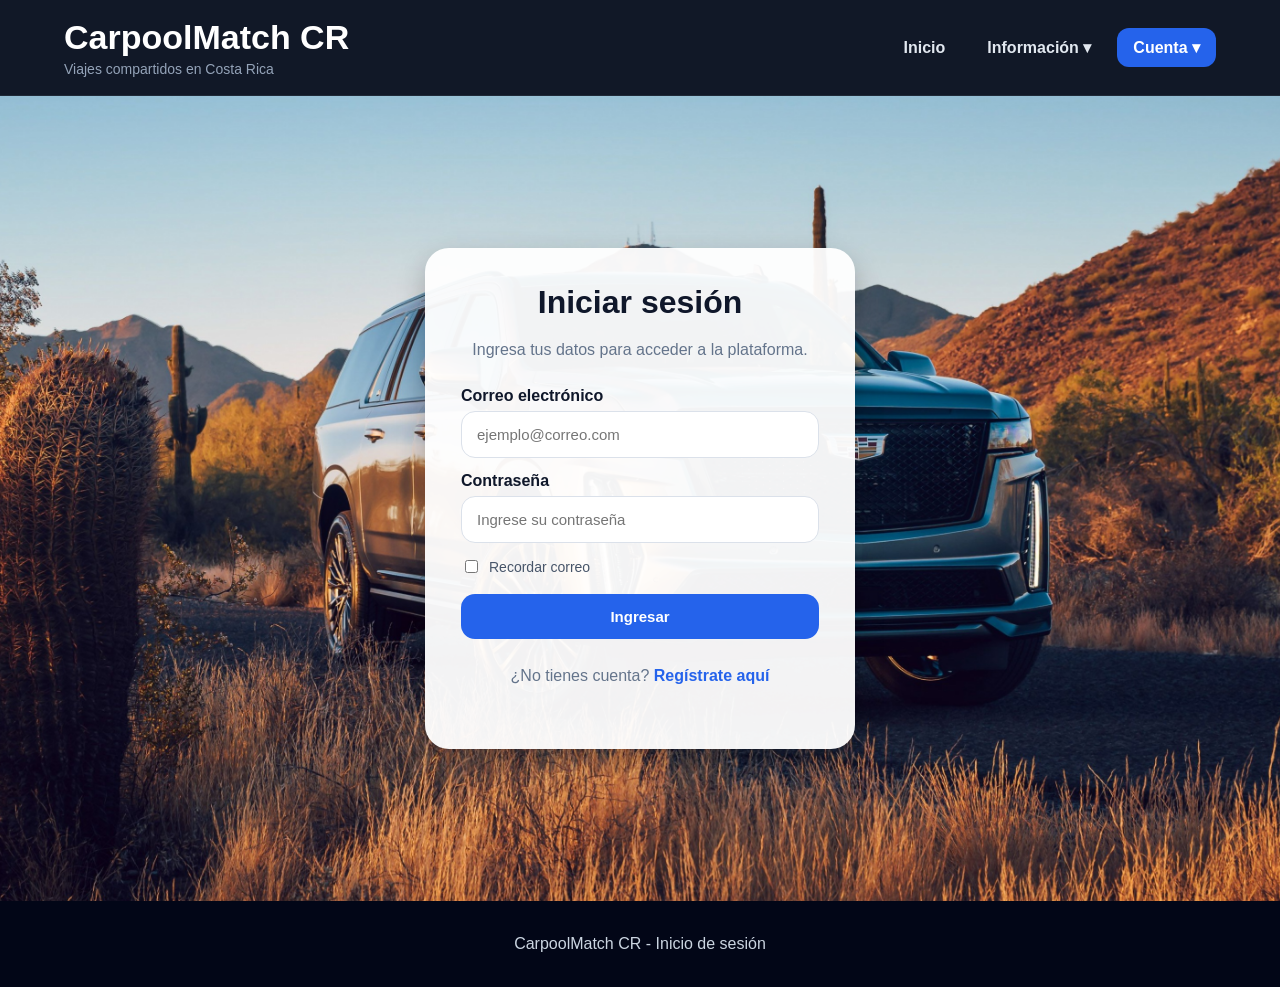
<file: login.html>
<!DOCTYPE html>
<html lang="es">

<head>
    <meta charset="UTF-8">
    <meta name="viewport" content="width=device-width, initial-scale=1.0">
    <title>Iniciar sesión - CarpoolMatch CR</title>
    <link rel="stylesheet" href="css/style.css">
</head>

<body class="login-simple-body">

    <header class="header">
        <div class="brand">
            <h1>CarpoolMatch CR</h1>
            <p>Viajes compartidos en Costa Rica</p>
        </div>

        <nav class="nav">
            <a href="index.php">Inicio</a>

            <div class="menu-dropdown">
                <span class="menu-btn">Información ▾</span>

                <div class="menu-content">
                    <a href="acerca.php">Acerca de nosotros</a>
                    <a href="faq.php">Preguntas frecuentes</a>
                    <a href="contacto.php">Contacto</a>
                </div>
            </div>

            <div class="menu-dropdown">
                <span class="menu-btn nav-btn">Cuenta ▾</span>

                <div class="menu-content">
                    <a href="login.html">Iniciar sesión</a>
                    <a href="registro.html">Registrarse</a>
                </div>
            </div>
        </nav>
    </header>

    <main class="login-simple">
        <section class="login-card">
            <h2>Iniciar sesión</h2>

            <p>
                Ingresa tus datos para acceder a la plataforma.
            </p>

            <form id="formLogin" class="form" action="php/login.php" method="POST">
                <label for="correoLogin">Correo electrónico</label>
                <input type="email" id="correoLogin" name="correo" placeholder="ejemplo@correo.com">

                <label for="passwordLogin">Contraseña</label>
                <input type="password" id="passwordLogin" name="password" placeholder="Ingrese su contraseña">

                <div class="form-row">
                    <label class="check">
                        <input type="checkbox" id="recordarSesion">
                        Recordar correo
                    </label>
                </div>

                <button type="submit" class="btn btn-primary full">
                    Ingresar
                </button>
            </form>

            <p id="mensajeLogin" class="message"></p>

            <p class="switch-text">
                ¿No tienes cuenta?
                <a href="registro.html">Regístrate aquí</a>
            </p>
        </section>
    </main>

    <footer class="footer">
        <p>CarpoolMatch CR - Inicio de sesión</p>
    </footer>

    <script>
        const parametrosLogin = new URLSearchParams(window.location.search);
        const mensajeLogin = document.getElementById("mensajeLogin");

        if (mensajeLogin) {
            const error = parametrosLogin.get("error");
            const registro = parametrosLogin.get("registro");

            if (registro === "ok") {
                mensajeLogin.textContent = "Usuario registrado correctamente. Ahora puede iniciar sesión.";
                mensajeLogin.style.color = "green";
            }

            if (error === "campos") {
                mensajeLogin.textContent = "Debe ingresar correo y contraseña.";
                mensajeLogin.style.color = "red";
            } else if (error === "credenciales") {
                mensajeLogin.textContent = "Correo o contraseña incorrectos.";
                mensajeLogin.style.color = "red";
            } else if (error === "inactivo") {
                mensajeLogin.textContent = "El usuario se encuentra inactivo.";
                mensajeLogin.style.color = "red";
            }
        }

        const correoLogin = document.getElementById("correoLogin");
        const recordarSesion = document.getElementById("recordarSesion");

        if (correoLogin && recordarSesion) {
            const correoGuardado = localStorage.getItem("correoRecordadoCarpool");

            if (correoGuardado) {
                correoLogin.value = correoGuardado;
                recordarSesion.checked = true;
            }

            recordarSesion.addEventListener("change", () => {
                if (!recordarSesion.checked) {
                    localStorage.removeItem("correoRecordadoCarpool");
                }
            });

            document.getElementById("formLogin").addEventListener("submit", () => {
                if (recordarSesion.checked) {
                    localStorage.setItem("correoRecordadoCarpool", correoLogin.value);
                } else {
                    localStorage.removeItem("correoRecordadoCarpool");
                }
            });
        }
    </script>

</body>

</html>
</file>
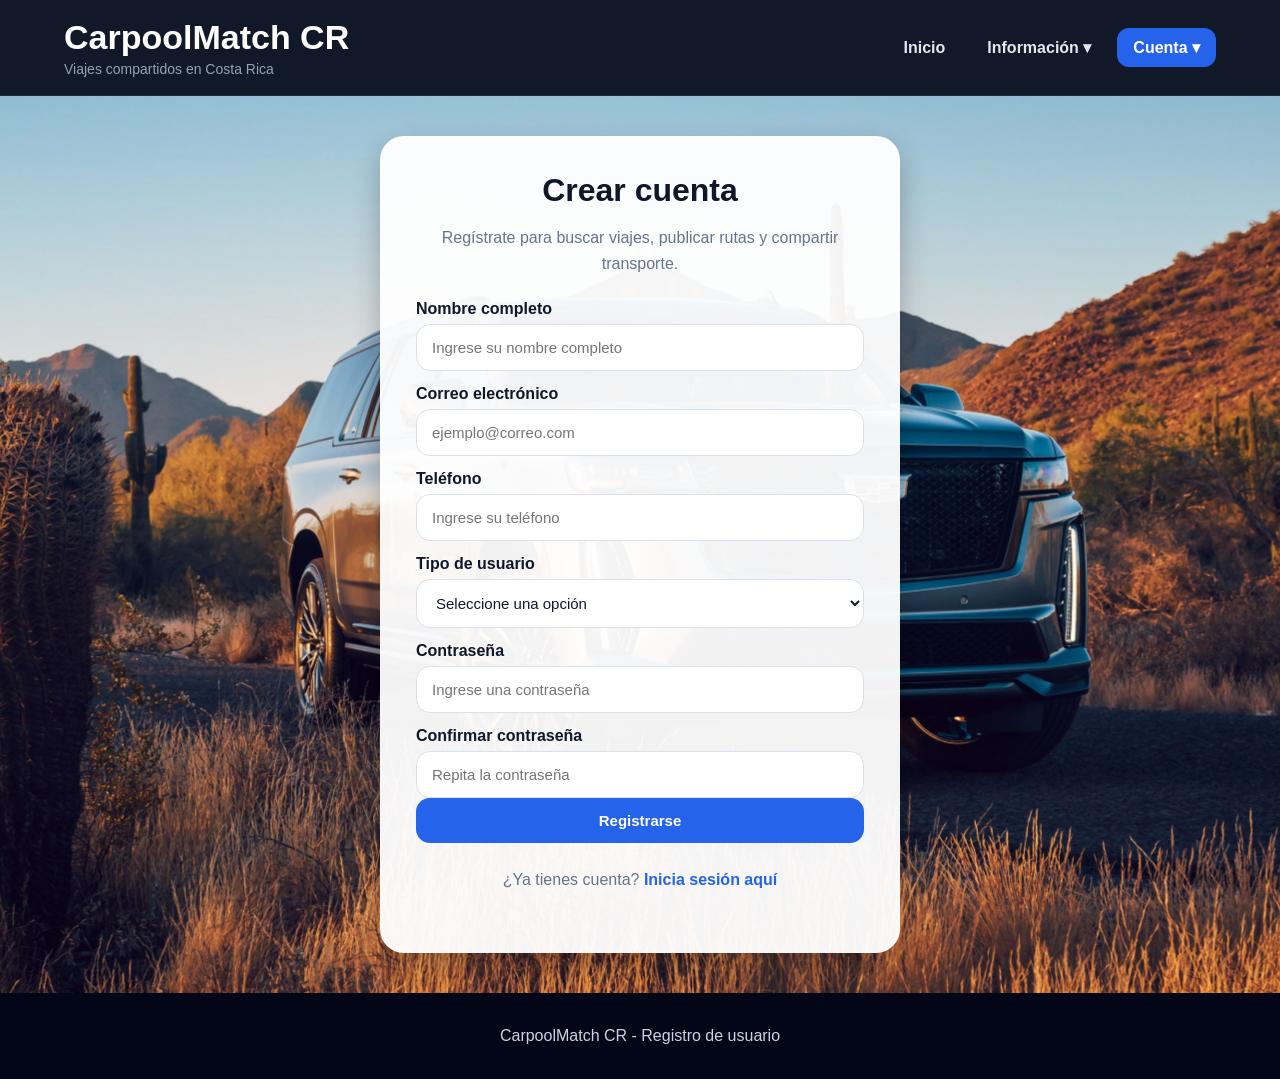
<file: registro.html>
<!DOCTYPE html>
<html lang="es">

<head>
    <meta charset="UTF-8">
    <meta name="viewport" content="width=device-width, initial-scale=1.0">
    <title>Registro - CarpoolMatch CR</title>
    <link rel="stylesheet" href="css/style.css">
</head>

<body class="login-simple-body">

    <header class="header">
        <div class="brand">
            <h1>CarpoolMatch CR</h1>
            <p>Viajes compartidos en Costa Rica</p>
        </div>

        <nav class="nav">
            <a href="index.php">Inicio</a>

            <div class="menu-dropdown">
                <span class="menu-btn">Información ▾</span>

                <div class="menu-content">
                    <a href="acerca.php">Acerca de nosotros</a>
                    <a href="faq.php">Preguntas frecuentes</a>
                    <a href="contacto.php">Contacto</a>
                </div>
            </div>

            <div class="menu-dropdown">
                <span class="menu-btn nav-btn">Cuenta ▾</span>

                <div class="menu-content">
                    <a href="login.html">Iniciar sesión</a>
                    <a href="registro.html">Registrarse</a>
                </div>
            </div>
        </nav>
    </header>

    <main class="login-simple">
        <section class="login-card registro-card">
            <h2>Crear cuenta</h2>

            <p>
                Regístrate para buscar viajes, publicar rutas y compartir transporte.
            </p>

            <form id="formRegistro" class="form" action="php/registro.php" method="POST">
                <label for="nombre">Nombre completo</label>
                <input type="text" id="nombre" name="nombre" placeholder="Ingrese su nombre completo" autocomplete="off">

                <label for="correo">Correo electrónico</label>
                <input type="email" id="correo" name="correo" placeholder="ejemplo@correo.com">

                <label for="telefono">Teléfono</label>
                <input type="tel" id="telefono" name="telefono" placeholder="Ingrese su teléfono" maxlength="8" inputmode="numeric" autocomplete="off">

                <label for="tipoUsuario">Tipo de usuario</label>
                <select id="tipoUsuario" name="tipoUsuario">
                    <option value="">Seleccione una opción</option>
                    <option value="Conductor">Conductor</option>
                    <option value="Pasajero">Pasajero</option>
                    <option value="Ambos">Ambos</option>
                </select>

                <label for="password">Contraseña</label>
                <input type="password" id="password" name="password" placeholder="Ingrese una contraseña">

                <label for="confirmPassword">Confirmar contraseña</label>
                <input type="password" id="confirmPassword" name="confirmPassword" placeholder="Repita la contraseña">

                <button type="submit" class="btn btn-primary full">
                    Registrarse
                </button>
            </form>

            <p id="mensajeRegistro" class="message"></p>

            <p class="switch-text">
                ¿Ya tienes cuenta?
                <a href="login.html">Inicia sesión aquí</a>
            </p>
        </section>
    </main>

    <footer class="footer">
        <p>CarpoolMatch CR - Registro de usuario</p>
    </footer>

    <script>
        const parametrosRegistro = new URLSearchParams(window.location.search);
        const mensajeRegistro = document.getElementById("mensajeRegistro");

        if (mensajeRegistro) {
            const error = parametrosRegistro.get("error");

            if (error === "campos") {
                mensajeRegistro.textContent = "Debe completar todos los campos.";
                mensajeRegistro.style.color = "red";
            } else if (error === "nombre") {
                mensajeRegistro.textContent = "El nombre solo puede contener letras.";
                mensajeRegistro.style.color = "red";
            } else if (error === "correo") {
                mensajeRegistro.textContent = "Debe ingresar un correo válido.";
                mensajeRegistro.style.color = "red";
            } else if (error === "telefono") {
                mensajeRegistro.textContent = "El teléfono debe tener 8 dígitos.";
                mensajeRegistro.style.color = "red";
            } else if (error === "tipo") {
                mensajeRegistro.textContent = "Debe seleccionar un tipo de usuario válido.";
                mensajeRegistro.style.color = "red";
            } else if (error === "password") {
                mensajeRegistro.textContent = "La contraseña debe tener mínimo 6 caracteres.";
                mensajeRegistro.style.color = "red";
            } else if (error === "confirmacion") {
                mensajeRegistro.textContent = "Las contraseñas no coinciden.";
                mensajeRegistro.style.color = "red";
            } else if (error === "existe") {
                mensajeRegistro.textContent = "Ya existe una cuenta con ese correo.";
                mensajeRegistro.style.color = "red";
            } else if (error === "bd") {
                mensajeRegistro.textContent = "Ocurrió un error al registrar el usuario.";
                mensajeRegistro.style.color = "red";
            }
        }
    </script>

</body>

</html>
</file>
<file: css/style.css>
* {
    box-sizing: border-box;
}

body {
    margin: 0;
    font-family: Arial, Helvetica, sans-serif;
    background: #0f172a;
    color: #f8fafc;
}

a {
    text-decoration: none;
}

.container {
    width: 90%;
    max-width: 1180px;
    margin: 0 auto;
}

.header {
    background: #111827;
    border-bottom: 1px solid #1f2937;
    padding: 18px 5%;
    display: flex;
    justify-content: space-between;
    align-items: center;
    gap: 20px;
    flex-wrap: wrap;
    position: sticky;
    top: 0;
    z-index: 10;
}

.brand h1 {
    margin: 0;
    font-size: 34px;
    color: white;
}

.brand p {
    margin: 4px 0 0;
    color: #94a3b8;
    font-size: 14px;
}

.nav {
    display: flex;
    gap: 10px;
    flex-wrap: wrap;
    align-items: center;
}

.nav a {
    color: #e2e8f0;
    padding: 10px 16px;
    border-radius: 12px;
    font-weight: bold;
    transition: 0.2s;
}

.nav a:hover {
    background: #1f2937;
    color: white;
}

.nav-btn {
    background: #2563eb;
    color: white !important;
}

.nav-btn:hover {
    background: #1d4ed8 !important;
    color: white !important;
}

.menu-dropdown {
    position: relative;
}

.menu-btn {
    color: #e2e8f0;
    padding: 10px 16px;
    border-radius: 12px;
    font-weight: bold;
    cursor: pointer;
    display: inline-block;
    transition: 0.2s;
}

.menu-btn:hover {
    background: #1f2937;
    color: white;
}

.menu-content {
    display: none;
    position: absolute;
    top: 44px;
    left: 0;
    background: #111827;
    border: 1px solid #334155;
    border-radius: 14px;
    min-width: 230px;
    padding: 8px;
    z-index: 50;
    box-shadow: 0 12px 28px rgba(0, 0, 0, 0.30);
}

.menu-content a {
    display: block;
    padding: 11px 14px;
    border-radius: 10px;
    color: #e2e8f0;
    white-space: nowrap;
}

.menu-content a:hover {
    background: #1f2937;
    color: white;
}

.menu-dropdown:hover .menu-content {
    display: block;
}

.btn {
    padding: 14px 22px;
    border-radius: 14px;
    font-weight: bold;
    display: inline-block;
    border: none;
    cursor: pointer;
    font-size: 15px;
    text-align: center;
}

.btn-primary {
    background: #2563eb;
    color: white;
}

.btn-primary:hover {
    background: #1d4ed8;
}

.btn-secondary {
    background: #eff6ff;
    color: #2563eb;
}

.btn-secondary:hover {
    background: #dbeafe;
}

.full {
    width: 100%;
}

.card {
    background: white;
    color: #0f172a;
    border-radius: 24px;
    box-shadow: 0 12px 28px rgba(0, 0, 0, 0.22);
}

.tag {
    display: inline-block;
    background: #dbeafe;
    color: #2563eb;
    padding: 8px 14px;
    border-radius: 999px;
    font-size: 14px;
    font-weight: bold;
}

.hero {
    padding: 45px 0 22px;
    display: grid;
    grid-template-columns: 1.05fr 0.95fr;
    gap: 26px;
    align-items: stretch;
}

.hero-text {
    padding: 42px;
}

.hero-text h2 {
    font-size: 54px;
    line-height: 1.05;
    margin: 18px 0;
    color: #0f172a;
}

.hero-text p {
    font-size: 18px;
    line-height: 1.7;
    color: #475569;
    margin-bottom: 0;
}

.actions {
    display: flex;
    gap: 12px;
    flex-wrap: wrap;
    margin-top: 28px;
}

.stats {
    display: grid;
    grid-template-columns: repeat(3, 1fr);
    gap: 14px;
    margin-top: 28px;
}

.stats div {
    background: #f8fafc;
    border-radius: 18px;
    padding: 18px;
    text-align: center;
}

.stats strong {
    display: block;
    font-size: 28px;
    color: #2563eb;
    margin-bottom: 6px;
}

.stats span {
    color: #475569;
    font-size: 14px;
}

.trip-card {
    padding: 28px;
    background: #1e293b;
    border: 1px solid #334155;
    color: #f8fafc;
}

.trip-top {
    display: flex;
    justify-content: space-between;
    align-items: center;
    gap: 12px;
    margin-bottom: 20px;
}

.trip-label {
    font-weight: bold;
    color: #93c5fd;
}

.status {
    background: #14532d;
    color: #86efac;
    padding: 8px 12px;
    border-radius: 999px;
    font-weight: bold;
    font-size: 14px;
}

.route-box {
    background: #111827;
    border-radius: 20px;
    padding: 20px;
    border: 1px solid #334155;
}

.route-item {
    display: flex;
    gap: 14px;
    align-items: center;
}

.route-item h3 {
    margin: 0;
    font-size: 18px;
    color: white;
}

.route-item p {
    margin: 4px 0 0;
    color: #cbd5e1;
    font-size: 14px;
}

.dot {
    width: 16px;
    height: 16px;
    border-radius: 50%;
    display: inline-block;
    flex-shrink: 0;
}

.blue {
    background: #60a5fa;
}

.green {
    background: #22c55e;
}

.line {
    width: 2px;
    height: 32px;
    background: #64748b;
    margin: 8px 0 8px 7px;
}

.trip-data {
    display: grid;
    grid-template-columns: repeat(2, 1fr);
    gap: 14px;
    margin: 18px 0;
}

.trip-data div {
    background: #111827;
    border: 1px solid #334155;
    border-radius: 16px;
    padding: 14px;
}

.trip-data span {
    display: block;
    font-size: 13px;
    color: #94a3b8;
    margin-bottom: 5px;
}

.trip-data strong {
    color: white;
}

.trip-btn {
    width: 100%;
    text-align: center;
}

.search {
    margin-top: 18px;
    padding: 30px;
    background: white;
    color: #0f172a;
}

.search h2,
.info-card h3,
.simple-card h3,
.ride-small h3 {
    color: #0f172a;
}

.search h2,
.section-title h2,
.cta-box h2 {
    margin-top: 0;
    margin-bottom: 12px;
}

.search p,
.cta-box p {
    color: #64748b;
    line-height: 1.6;
}

.search-form {
    display: grid;
    grid-template-columns: 1fr 1fr auto;
    gap: 12px;
    margin-top: 20px;
}

.search-form input {
    width: 100%;
    padding: 14px 15px;
    border: 1px solid #dbe1ea;
    border-radius: 14px;
    font-size: 15px;
    outline: none;
    background: white;
    color: #0f172a;
}

.search-form input:focus {
    border-color: #93c5fd;
    box-shadow: 0 0 0 4px rgba(37, 99, 235, 0.12);
}

section.container {
    margin-top: 42px;
}

.section-title {
    text-align: center;
    margin-bottom: 22px;
}

.section-title span {
    color: #60a5fa;
    font-weight: bold;
}

.section-title h2 {
    font-size: 42px;
    color: #f8fafc;
}

.grid-3 {
    display: grid;
    grid-template-columns: repeat(3, 1fr);
    gap: 18px;
}

.grid-4 {
    display: grid;
    grid-template-columns: repeat(4, 1fr);
    gap: 18px;
}

.info-card,
.simple-card {
    padding: 28px;
}

.number {
    width: 44px;
    height: 44px;
    border-radius: 50%;
    background: #2563eb;
    color: white;
    display: grid;
    place-items: center;
    font-weight: bold;
    margin-bottom: 14px;
}

.info-card p,
.simple-card p,
.ride-small p {
    color: #475569;
    line-height: 1.6;
    margin-bottom: 0;
}

.ride-small {
    padding: 24px;
    display: flex;
    justify-content: space-between;
    gap: 14px;
    align-items: center;
}

.ride-small p {
    margin-top: 6px;
}

.ride-small span {
    background: #eff6ff;
    color: #2563eb;
    padding: 8px 12px;
    border-radius: 999px;
    font-weight: bold;
    white-space: nowrap;
}

.cta {
    margin-top: 42px;
    margin-bottom: 46px;
}

.cta-box {
    background: #1e293b;
    border-radius: 28px;
    padding: 38px;
    color: white;
    box-shadow: 0 12px 28px rgba(0, 0, 0, 0.22);
}

.cta-box p {
    color: #cbd5e1;
    max-width: 720px;
}

.cta-box .btn-secondary {
    background: white;
    color: #2563eb;
}

.footer {
    background: #020617;
    color: #cbd5e1;
    text-align: center;
    padding: 18px;
}

.login-simple-body {
    background-color: #0f172a;
    background-image: url("../img/carpool-bg.jpg");
    background-size: cover;
    background-position: center;
    background-repeat: no-repeat;
    min-height: 100vh;
}

.login-simple {
    min-height: calc(100vh - 95px);
    display: flex;
    justify-content: center;
    align-items: center;
    padding: 40px 20px;
}

.login-card {
    width: 100%;
    max-width: 430px;
    background: rgba(255, 255, 255, 0.95);
    color: #0f172a;
    padding: 36px;
    border-radius: 24px;
    box-shadow: 0 12px 28px rgba(0, 0, 0, 0.25);
}

.registro-card {
    max-width: 520px;
}

.login-card h2 {
    text-align: center;
    margin-top: 0;
    margin-bottom: 10px;
    font-size: 32px;
    color: #0f172a;
}

.login-card p {
    text-align: center;
    color: #64748b;
    line-height: 1.6;
    margin-bottom: 24px;
}

.form label {
    display: block;
    margin: 14px 0 6px;
    font-weight: bold;
}

.form input,
.form select {
    width: 100%;
    padding: 14px 15px;
    border: 1px solid #dbe1ea;
    border-radius: 14px;
    font-size: 15px;
    outline: none;
    background: white;
    color: #0f172a;
}

.form input:focus,
.form select:focus {
    border-color: #93c5fd;
    box-shadow: 0 0 0 4px rgba(37, 99, 235, 0.12);
}

.form-row {
    margin-top: 14px;
    margin-bottom: 18px;
}

.check {
    display: flex !important;
    align-items: center;
    gap: 8px;
    color: #475569;
    font-size: 14px;
    margin-top: 14px;
    font-weight: normal !important;
}

.check input {
    width: auto;
}

.message {
    text-align: center;
    font-weight: bold;
    margin-top: 16px;
}

.switch-text {
    text-align: center;
    color: #64748b;
    margin-top: 20px;
}

.switch-text a {
    color: #2563eb;
    font-weight: bold;
}

.switch-text a:hover {
    color: #1d4ed8;
}

.dashboard {
    padding: 42px 0;
}

.dashboard-welcome {
    padding: 34px;
    display: flex;
    justify-content: space-between;
    align-items: center;
    gap: 24px;
    margin-bottom: 24px;
}

.dashboard-welcome h2 {
    color: #0f172a;
    font-size: 38px;
    margin: 18px 0 12px;
}

.dashboard-welcome p {
    color: #475569;
    line-height: 1.6;
    margin-bottom: 0;
}

.dashboard-user {
    background: #eff6ff;
    color: #2563eb;
    padding: 18px;
    border-radius: 18px;
    min-width: 190px;
    text-align: center;
}

.dashboard-user strong {
    display: block;
    margin-bottom: 8px;
}

.dashboard-user span {
    color: #0f172a;
    font-weight: bold;
}

.dashboard-stats {
    display: grid;
    grid-template-columns: repeat(4, 1fr);
    gap: 18px;
    margin-bottom: 24px;
}

.dashboard-card {
    padding: 24px;
}

.dashboard-card span {
    color: #64748b;
    font-weight: bold;
}

.dashboard-card strong {
    display: block;
    color: #2563eb;
    font-size: 38px;
    margin: 10px 0;
}

.dashboard-card p {
    color: #475569;
    margin-bottom: 0;
}

.dashboard-grid {
    display: grid;
    grid-template-columns: 1.5fr 0.8fr;
    gap: 18px;
    margin-bottom: 24px;
}

.dashboard-section {
    padding: 28px;
    margin-bottom: 24px;
}

.dashboard-section h3 {
    color: #0f172a;
    margin-top: 0;
    margin-bottom: 18px;
}

.dashboard-list {
    display: grid;
    gap: 14px;
}

.dashboard-item {
    background: #f8fafc;
    border: 1px solid #e2e8f0;
    padding: 16px;
    border-radius: 16px;
    display: flex;
    justify-content: space-between;
    align-items: center;
    gap: 15px;
}

.dashboard-item strong {
    color: #0f172a;
}

.dashboard-item p {
    color: #64748b;
    margin: 6px 0 0;
}

.quick-actions {
    display: grid;
    gap: 12px;
}

.dashboard-table {
    width: 100%;
    border-collapse: collapse;
}

.dashboard-table th,
.dashboard-table td {
    padding: 14px;
    text-align: left;
    border-bottom: 1px solid #e2e8f0;
    color: #0f172a;
}

.dashboard-table th {
    background: #f8fafc;
    color: #334155;
}

.usuario-header {
    background: #1e293b;
    color: #e2e8f0;
    padding: 10px 14px;
    border-radius: 14px;
    font-size: 14px;
    font-weight: bold;
    border: 1px solid #334155;
}

.usuario-header span {
    color: #93c5fd;
}

.usuario-header.oculto {
    display: none;
}

.logout-icon {
    width: 42px;
    height: 42px;
    display: grid !important;
    place-items: center;
    border-radius: 50% !important;
    background: #1e293b;
    border: 1px solid #334155;
    padding: 0 !important;
}

.logout-icon svg {
    width: 22px;
    height: 22px;
    fill: #f87171;
}

.logout-icon:hover {
    background: #7f1d1d !important;
}

.logout-icon:hover svg {
    fill: white;
}

.acciones-viaje {
    display: grid;
    gap: 10px;
    min-width: 150px;
}

.acciones-viaje .btn {
    padding: 10px 14px;
    font-size: 14px;
}

@media (max-width: 1024px) {
    .hero,
    .grid-4 {
        grid-template-columns: 1fr 1fr;
    }

    .hero-text h2 {
        font-size: 42px;
    }

    .dashboard-stats {
        grid-template-columns: repeat(2, 1fr);
    }

    .dashboard-grid {
        grid-template-columns: 1fr;
    }
}

@media (max-width: 900px) {
    .hero,
    .search-form,
    .grid-3,
    .grid-4,
    .stats,
    .trip-data {
        grid-template-columns: 1fr;
    }

    .ride-small {
        align-items: flex-start;
        flex-direction: column;
    }

    .dashboard-welcome {
        flex-direction: column;
        align-items: flex-start;
    }

    .dashboard-user {
        width: 100%;
    }
}

@media (max-width: 768px) {
    .header {
        padding: 16px 5%;
    }

    .nav {
        width: 100%;
    }

    .nav a {
        width: 100%;
        text-align: center;
    }

    .menu-dropdown {
        width: 100%;
    }

    .menu-btn {
        width: 100%;
        text-align: center;
    }

    .menu-content {
        position: static;
        width: 100%;
        margin-top: 6px;
    }

    .hero-text,
    .trip-card,
    .search,
    .info-card,
    .simple-card,
    .cta-box,
    .dashboard-welcome,
    .dashboard-section {
        padding: 24px;
    }

    .hero-text h2,
    .section-title h2 {
        font-size: 32px;
    }

    .brand h1 {
        font-size: 28px;
    }

    .login-card {
        padding: 26px;
    }

    .login-card h2 {
        font-size: 28px;
    }

    .dashboard-stats {
        grid-template-columns: 1fr;
    }

    .dashboard-welcome h2 {
        font-size: 30px;
    }

    .dashboard-table {
        font-size: 14px;
    }
}
</file>
